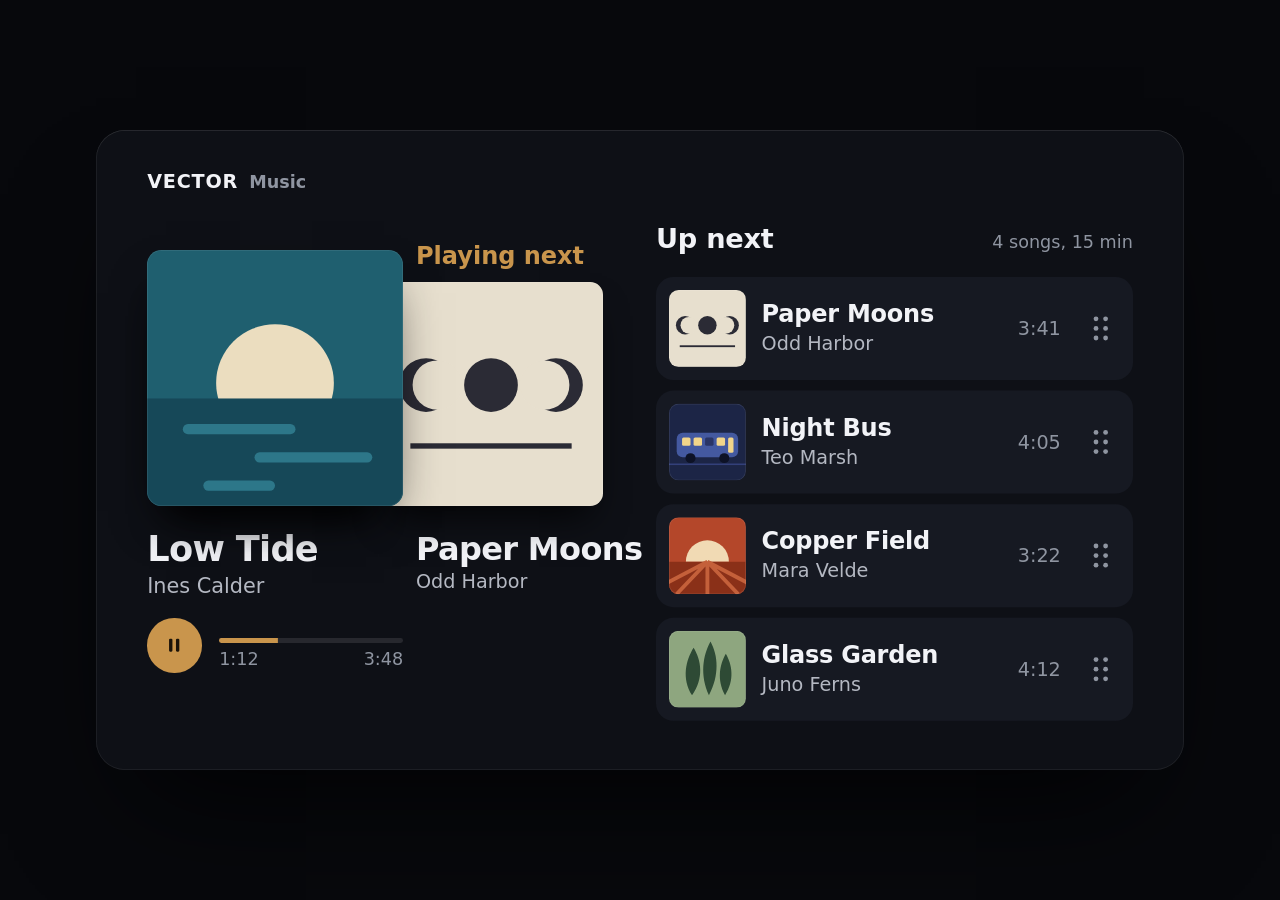
<file: index.html>
<!doctype html>
<html lang="en">
<head>
  <meta charset="utf-8">
  <meta name="viewport" content="width=device-width,initial-scale=1">
  <title>Playlist Queue — veraetogrex_portfolio</title>
  <link rel="stylesheet" href="style.css">
</head>
<body>
  <!-- Playlist Queue · zero dependencies · github.com/veraetogrex-portfolio -->
  <section class="pq" id="queue" aria-label="Music player and queue">
    <p class="pq-brand"><b>VECTOR</b><span>Music</span></p>

    <div class="pq-now">
      <!-- the current album, and next to it the place of the next song: its record stands there -->
      <div class="pq-stack">
        <span class="pq-cover" role="img" aria-label="Album cover"></span>
        <p class="pq-next-l">Playing next</p>
        <span class="pq-place" aria-hidden="true"></span>
        <span class="pq-rec" aria-hidden="true"><span class="pq-rec-hop"><span class="pq-rec-art"></span></span></span>
        <span class="pq-rec" aria-hidden="true"><span class="pq-rec-hop"><span class="pq-rec-art"></span></span></span>
      </div>
      <div class="pq-song"><h1 class="pq-song-t"></h1><p class="pq-song-a"></p></div>
      <div class="pq-transport">
        <button class="pq-play" aria-label="Pause"><svg viewBox="0 0 24 24" aria-hidden="true"><rect x="6.5" y="5" width="3.6" height="14" rx="1.2"/><rect x="13.9" y="5" width="3.6" height="14" rx="1.2"/></svg></button>
        <div class="pq-progress" role="progressbar" aria-label="Song progress" aria-valuemin="0" aria-valuemax="228" aria-valuenow="72" aria-valuetext="1:12 of 3:48"><span class="pq-bar"><i></i></span><span class="pq-times"><span>1:12</span><span>3:48</span></span></div>
      </div>
      <p class="pq-next-t"><span class="pq-cap"></span><span class="pq-cap"></span></p>
    </div>

    <div class="pq-queue">
      <div class="pq-qhead"><h2>Up next</h2><p class="pq-count"></p></div>
      <div class="pq-lane">
        <span class="pq-slot" aria-hidden="true"></span>
        <ol class="pq-list" aria-label="Queue. Drag a song by its handle, or focus the handle and use the arrow keys."></ol>
      </div>
    </div>
    <p class="pq-sr" aria-live="polite"></p>
  </section>

  <script src="script.js"></script>
</body>
</html>
</file>
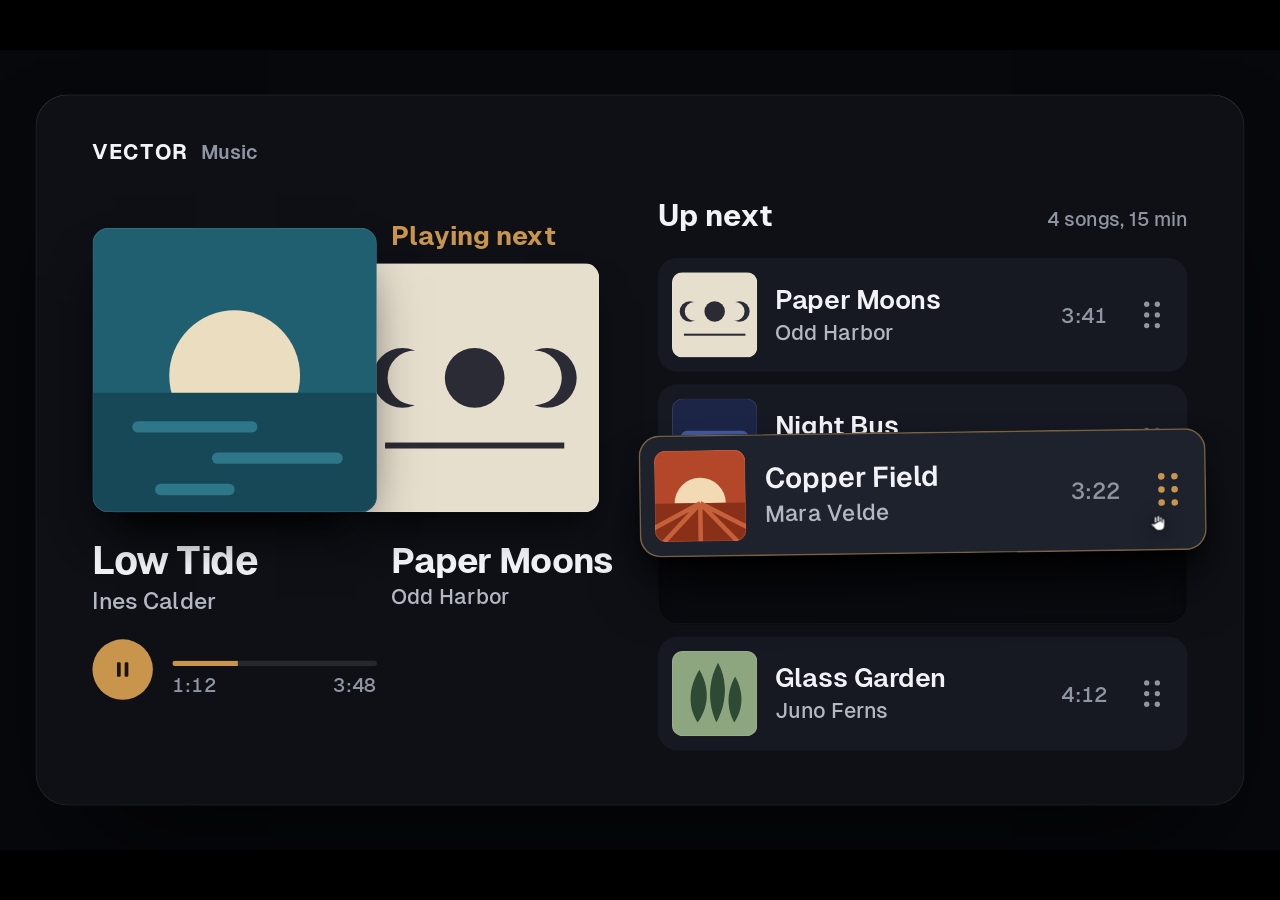
<file: mockup/playlist-queue.autoplay.html>
<!doctype html>
<html lang="en">
<head>
<meta charset="utf-8">
<meta name="viewport" content="width=device-width,initial-scale=1">
<title>T25 Playlist Queue — drag a song to play it next</title>
<link rel="stylesheet" href="_shared/nocturne.css">
<link rel="stylesheet" href="../style.css">
<style>
  /* the component from ../, dressed in Nocturne type; no grid on the app screen (DESIGN.md R-07) */
  #stage{background:var(--page);--font:var(--f-text)}
  #stage .pq{position:absolute;left:40px;top:50px;zoom:1;z-index:1}
  body.autoplay #stage :focus-visible{outline:none}
  body.autoplay #li-cursor{transition:none}   /* visible from frame one, no fade at the loop seam */
</style>
</head>
<body>
<div id="stage" data-title="T25 Playlist Queue" data-url="veraetogrex-portfolio.github.io/playlist-queue">
  <section class="pq" id="queue" aria-label="Music player and queue">
    <p class="pq-brand"><b>VECTOR</b><span>Music</span></p>

    <div class="pq-now">
      <!-- the current album, and next to it the place of the next song: its record stands there -->
      <div class="pq-stack">
        <span class="pq-cover" role="img" aria-label="Album cover"></span>
        <p class="pq-next-l">Playing next</p>
        <span class="pq-place" aria-hidden="true"></span>
        <span class="pq-rec" aria-hidden="true"><span class="pq-rec-hop"><span class="pq-rec-art"></span></span></span>
        <span class="pq-rec" aria-hidden="true"><span class="pq-rec-hop"><span class="pq-rec-art"></span></span></span>
      </div>
      <div class="pq-song"><h1 class="pq-song-t"></h1><p class="pq-song-a"></p></div>
      <div class="pq-transport">
        <button class="pq-play" aria-label="Pause"><svg viewBox="0 0 24 24" aria-hidden="true"><rect x="6.5" y="5" width="3.6" height="14" rx="1.2"/><rect x="13.9" y="5" width="3.6" height="14" rx="1.2"/></svg></button>
        <div class="pq-progress" role="progressbar" aria-label="Song progress" aria-valuemin="0" aria-valuemax="228" aria-valuenow="72" aria-valuetext="1:12 of 3:48"><span class="pq-bar"><i></i></span><span class="pq-times"><span>1:12</span><span>3:48</span></span></div>
      </div>
      <p class="pq-next-t"><span class="pq-cap"></span><span class="pq-cap"></span></p>
    </div>

    <div class="pq-queue">
      <div class="pq-qhead"><h2>Up next</h2><p class="pq-count"></p></div>
      <div class="pq-lane">
        <span class="pq-slot" aria-hidden="true"></span>
        <ol class="pq-list" aria-label="Queue. Drag a song by its handle, or focus the handle and use the arrow keys."></ol>
      </div>
    </div>
    <p class="pq-sr" aria-live="polite"></p>
  </section>
</div>
<script>window.AUTOPLAY = true;</script>
<script src="_shared/stage.js"></script>
<script src="../script.js"></script>
<script>
const q = document.querySelector('#queue').queue;
const grip = pos => { const r = Stage.rect(q.gripAt(pos)); return [r.cx, r.cy]; };
Stage.init({
  reset: () => q.reset(),
  get cursorStart() { return grip(2); },              // already on the third song's handle in frame one
  async demo(s) {
    const t0 = performance.now();
    const [x, y] = grip(2), top = y - 2 * q.step;
    await s.until(t0, 220);
    s.cursor.grab(); await s.down();                  // pick up Copper Field: it lifts
    await s.until(t0, 420);
    await s.move([x, top - 2], 1400, { arc: 0 });     // carry it to the top: Night Bus, then Paper Moons step aside
    await s.until(t0, 1900);
    await s.up(); s.cursor.grab(false);               // let go: it settles, its cover flies into the "Playing next" place
    await s.until(t0, 4300);
    s.cursor.grab(); await s.down();                  // and back: one drag down to where it was
    await s.until(t0, 4420);
    await s.move([x, y], 640, { arc: 0 });
    await s.until(t0, 5120);
    await s.up(); s.cursor.grab(false);               // Paper Moons flies back into the place; the cursor rests where it started
    await s.until(t0, 5950);
  },
});
</script>
</body>
</html>
</file>
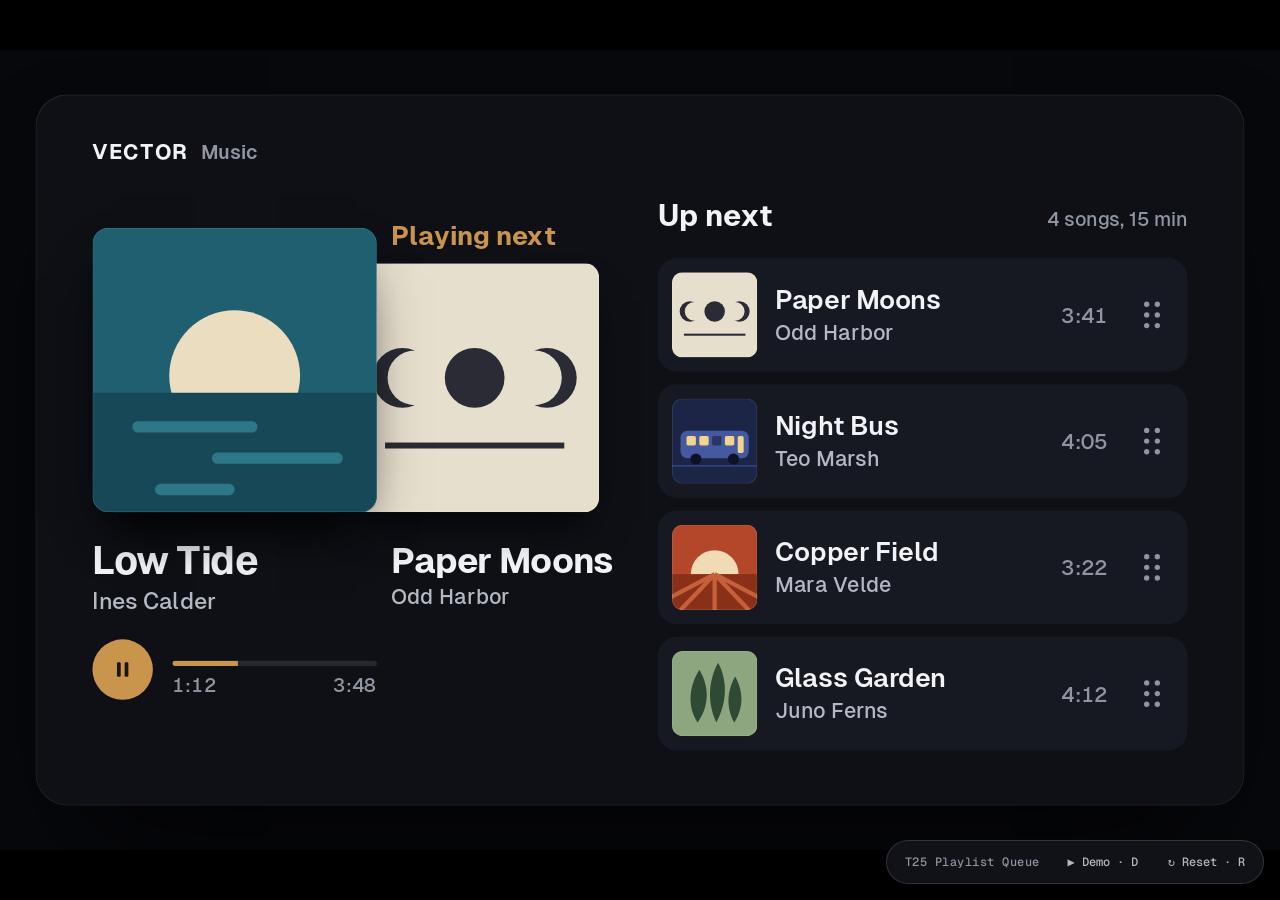
<file: mockup/playlist-queue.html>
<!doctype html>
<html lang="en">
<head>
<meta charset="utf-8">
<meta name="viewport" content="width=device-width,initial-scale=1">
<title>T25 Playlist Queue — drag a song to play it next</title>
<link rel="stylesheet" href="_shared/nocturne.css">
<link rel="stylesheet" href="../style.css">
<style>
  /* the component from ../, dressed in Nocturne type; no grid on the app screen (DESIGN.md R-07) */
  #stage{background:var(--page);--font:var(--f-text)}
  #stage .pq{position:absolute;left:40px;top:50px;zoom:1;z-index:1}
  body.autoplay #stage :focus-visible{outline:none}
  body.autoplay #li-cursor{transition:none}   /* visible from frame one, no fade at the loop seam */
</style>
</head>
<body>
<div id="stage" data-title="T25 Playlist Queue" data-url="veraetogrex-portfolio.github.io/playlist-queue">
  <section class="pq" id="queue" aria-label="Music player and queue">
    <p class="pq-brand"><b>VECTOR</b><span>Music</span></p>

    <div class="pq-now">
      <!-- the current album, and next to it the place of the next song: its record stands there -->
      <div class="pq-stack">
        <span class="pq-cover" role="img" aria-label="Album cover"></span>
        <p class="pq-next-l">Playing next</p>
        <span class="pq-place" aria-hidden="true"></span>
        <span class="pq-rec" aria-hidden="true"><span class="pq-rec-hop"><span class="pq-rec-art"></span></span></span>
        <span class="pq-rec" aria-hidden="true"><span class="pq-rec-hop"><span class="pq-rec-art"></span></span></span>
      </div>
      <div class="pq-song"><h1 class="pq-song-t"></h1><p class="pq-song-a"></p></div>
      <div class="pq-transport">
        <button class="pq-play" aria-label="Pause"><svg viewBox="0 0 24 24" aria-hidden="true"><rect x="6.5" y="5" width="3.6" height="14" rx="1.2"/><rect x="13.9" y="5" width="3.6" height="14" rx="1.2"/></svg></button>
        <div class="pq-progress" role="progressbar" aria-label="Song progress" aria-valuemin="0" aria-valuemax="228" aria-valuenow="72" aria-valuetext="1:12 of 3:48"><span class="pq-bar"><i></i></span><span class="pq-times"><span>1:12</span><span>3:48</span></span></div>
      </div>
      <p class="pq-next-t"><span class="pq-cap"></span><span class="pq-cap"></span></p>
    </div>

    <div class="pq-queue">
      <div class="pq-qhead"><h2>Up next</h2><p class="pq-count"></p></div>
      <div class="pq-lane">
        <span class="pq-slot" aria-hidden="true"></span>
        <ol class="pq-list" aria-label="Queue. Drag a song by its handle, or focus the handle and use the arrow keys."></ol>
      </div>
    </div>
    <p class="pq-sr" aria-live="polite"></p>
  </section>
</div>
<script src="_shared/stage.js"></script>
<script src="../script.js"></script>
<script>
const q = document.querySelector('#queue').queue;
const grip = pos => { const r = Stage.rect(q.gripAt(pos)); return [r.cx, r.cy]; };
Stage.init({
  reset: () => q.reset(),
  get cursorStart() { return grip(2); },              // already on the third song's handle in frame one
  async demo(s) {
    const t0 = performance.now();
    const [x, y] = grip(2), top = y - 2 * q.step;
    await s.until(t0, 220);
    s.cursor.grab(); await s.down();                  // pick up Copper Field: it lifts
    await s.until(t0, 420);
    await s.move([x, top - 2], 1400, { arc: 0 });     // carry it to the top: Night Bus, then Paper Moons step aside
    await s.until(t0, 1900);
    await s.up(); s.cursor.grab(false);               // let go: it settles, its cover flies into the "Playing next" place
    await s.until(t0, 4300);
    s.cursor.grab(); await s.down();                  // and back: one drag down to where it was
    await s.until(t0, 4420);
    await s.move([x, y], 640, { arc: 0 });
    await s.until(t0, 5120);
    await s.up(); s.cursor.grab(false);               // Paper Moons flies back into the place; the cursor rests where it started
    await s.until(t0, 5950);
  },
});
</script>
</body>
</html>
</file>
<file: style.css>
/* Playlist Queue — github.com/veraetogrex-portfolio · zero dependencies
   A player with its queue. Rows move with transform only; the lift, the shadow and the record
   that flies into the "Playing next" place are transform/opacity transitions plus one WAAPI hop. */
:root {
  --page: #07080c; --panel: #0e1016;
  --row: #161922;              /* a song in the queue */
  --row-lift: #1e222d;         /* the same row, picked up */
  --hole: #0a0b10;             /* where the carried row will land */
  --text: #f2f3f7; --text-2: #b4b8c2; --text-3: #8f95a1;
  --line: rgba(255, 255, 255, .08);
  --amber: #c9954c;            /* muted amber: playing, the grabbed handle, "Playing next" */
  --amber-ink: #1b1309;
  --font: system-ui, -apple-system, "Segoe UI", sans-serif;
}
* { box-sizing: border-box; }
body { margin: 0; min-height: 100vh; display: grid; place-items: center; overflow: hidden; background: var(--page); color: var(--text); font: 16px/1.4 var(--font); }
p, h1, h2, ol { margin: 0; padding: 0; }
button { font: inherit; color: inherit; background: none; border: 0; padding: 0; cursor: pointer; }
button:focus-visible { outline: 3px solid var(--amber); outline-offset: 3px; }

.pq { position: relative; width: 1360px; height: 800px; border-radius: 36px; overflow: hidden; user-select: none; -webkit-user-select: none;
  background: var(--panel); box-shadow: 0 0 0 1px var(--line) inset, 0 1px 0 rgba(255, 255, 255, .06) inset, 0 80px 140px -50px rgba(0, 0, 0, .8); }
@media (max-width: 1400px) { .pq { zoom: .8; } }
@media (max-width: 1100px) { .pq { zoom: .6; } }
@media (max-width: 820px)  { .pq { zoom: .4; } }
@media (max-width: 560px)  { .pq { zoom: .27; } }

.pq-brand { position: absolute; left: 64px; top: 50px; display: flex; align-items: baseline; gap: 14px; }
.pq-brand b { font: 800 24px var(--font); letter-spacing: .04em; }
.pq-brand span { font: 600 22px var(--font); color: var(--text-3); }

/* ── now playing: the album, and beside it the place of the next song with its record ── */
.pq-now { position: absolute; left: 64px; top: 150px; width: 600px; height: 590px; }
.pq-stack { position: relative; width: 600px; height: 320px; }
.pq-cover, .pq-rec, .pq-place { position: absolute; display: block; }
.pq-cover { left: 0; top: 0; width: 320px; height: 320px; overflow: hidden; z-index: 7; border-radius: 18px; box-shadow: 0 30px 60px -24px rgba(0, 0, 0, .9); }
.pq-cover::after, .pq-rec-art::after, .pq-art::after { content: ""; position: absolute; inset: 0; border-radius: inherit; box-shadow: inset 0 0 0 1px rgba(255, 255, 255, .1); }
.pq-cover svg, .pq-rec-art svg, .pq-art svg { display: block; width: 100%; height: 100%; }
.pq-next-l { position: absolute; left: 336px; top: -10px; font: 700 30px var(--font); color: var(--amber); white-space: nowrap; }
/* the place: 280×280, its left 30px tucked under the album; a hole while no record stands in it */
.pq-place { left: 290px; top: 40px; width: 280px; height: 280px; border-radius: 16px; background: var(--hole);
  box-shadow: inset 0 0 0 1px rgba(255, 255, 255, .06), inset 0 8px 18px rgba(0, 0, 0, .55); }
/* a record: outer box moves along x, the hop lifts it on an arc, the art moves along y and grows.
   z: album 7 > the arriving record 6 > queue rows 1–5 > the leaving record 1 */
.pq-rec { left: 290px; top: 40px; width: 280px; height: 280px; z-index: 1;
  transform: translateX(-280px); transition: transform .4s cubic-bezier(.5, 0, .75, 0); }
.pq-rec.is-on { transform: none; transition: transform .76s cubic-bezier(.45, 0, .2, 1); }
.pq-rec.is-top { z-index: 6; }
.pq-rec-hop { display: block; width: 100%; height: 100%; }
.pq-rec-art { position: relative; display: block; width: 100%; height: 100%; overflow: hidden; border-radius: 16px; transform-origin: 0 0;
  box-shadow: 0 26px 44px -16px rgba(0, 0, 0, .85); transition: transform .76s cubic-bezier(.3, 0, .2, 1); }
.pq-rec.is-lifting, .pq-rec.is-lifting .pq-rec-art { transition: none; }

.pq-song { margin-top: 30px; width: 320px; }
.pq-song-t { font: 700 44px/1.1 var(--font); letter-spacing: -.02em; white-space: nowrap; }
.pq-song-a { margin-top: 6px; font: 500 26px var(--font); color: var(--text-2); white-space: nowrap; }
.pq-transport { margin-top: 26px; width: 320px; display: flex; align-items: center; gap: 22px; }
.pq-play { flex: none; width: 68px; height: 68px; border-radius: 50%; display: grid; place-items: center; background: var(--amber); color: var(--amber-ink); transition: transform .15s ease-out; }
.pq-play:active { transform: scale(.96); }
.pq-play svg { width: 28px; height: 28px; fill: currentColor; }
.pq-progress { flex: 1; padding-top: 20px; }
.pq-bar { display: block; height: 6px; border-radius: 3px; background: rgba(255, 255, 255, .1); overflow: hidden; }
.pq-bar i { display: block; width: 100%; height: 100%; background: var(--amber); transform-origin: 0 50%; transform: scaleX(.32); }
.pq-times { margin-top: 8px; display: flex; justify-content: space-between; font: 500 22px var(--font); color: var(--text-3); font-variant-numeric: tabular-nums; }

/* the next song's name and artist under its record: one block that fades out and the new one rises in as the record lands */
.pq-next-t { position: absolute; left: 336px; top: 350px; width: 300px; height: 86px; }
.pq-cap { position: absolute; left: 0; top: 0; white-space: nowrap; font: 700 40px/48px var(--font); letter-spacing: -.02em;
  transition: transform .42s cubic-bezier(.16, 1, .3, 1), opacity .3s; }
.pq-cap small { display: block; font: 500 24px/34px var(--font); letter-spacing: 0; color: var(--text-2); }
.pq-cap.is-above { transform: translateY(-14px); opacity: 0; transition-duration: .18s, .14s; }   /* title and artist leave together */
.pq-cap.is-below { transform: translateY(14px); opacity: 0; transition: none; }

/* ── the queue ── */
.pq-queue { position: absolute; left: 700px; top: 116px; width: 596px; }
.pq-qhead { display: flex; align-items: baseline; justify-content: space-between; height: 52px; }
.pq-qhead h2 { font: 700 34px var(--font); letter-spacing: -.01em; }
.pq-count { font: 500 22px var(--font); color: var(--text-3); }
.pq-lane { position: relative; margin-top: 16px; height: 554px; }   /* 4 rows × 128 + 3 gaps × 14 */
.pq-list { list-style: none; position: absolute; inset: 0; }

/* the slot under a carried row: a hole in the list where it will land */
.pq-slot { position: absolute; left: 0; top: 0; width: 596px; height: 128px; border-radius: 22px; background: var(--hole);
  box-shadow: inset 0 0 0 1px rgba(255, 255, 255, .05), inset 0 6px 14px rgba(0, 0, 0, .5); opacity: 0;
  transition: transform .26s cubic-bezier(.2, .8, .2, 1), opacity .15s; }
.pq-slot.is-on { opacity: 1; }

/* a row is placed with translateY; its card does the lifting */
.pq-row { position: absolute; left: 0; top: 0; width: 596px; height: 128px; z-index: 1; transition: transform .26s cubic-bezier(.2, .8, .2, 1); }
.pq-row.is-carried { z-index: 5; transition: none; }
.pq-row.is-landing { z-index: 4; transition: transform .34s cubic-bezier(.16, 1, .3, 1); }
.pq-card { position: relative; height: 100%; display: flex; align-items: center; gap: 20px; padding: 0 10px 0 16px; border-radius: 22px; background: var(--row);
  transition: transform .34s cubic-bezier(.3, 1.35, .5, 1); }
.pq-card::before, .pq-card::after { content: ""; position: absolute; inset: 0; border-radius: inherit; pointer-events: none; opacity: 0; transition: opacity .2s; }
.pq-card::before { background: var(--row-lift); box-shadow: inset 0 0 0 1.5px rgba(201, 149, 76, .55); }   /* held: amber edge */
.pq-card::after { z-index: -1; box-shadow: 0 40px 60px -14px rgba(0, 0, 0, .9), 0 14px 22px -8px rgba(0, 0, 0, .7); }
.pq-card > * { position: relative; }
.is-carried .pq-card { transform: translateY(-26px) scale(1.07) rotate(-.8deg); transition: transform .18s cubic-bezier(.2, .8, .2, 1); }
.is-carried .pq-card::before, .is-carried .pq-card::after { opacity: 1; }

.pq-art { position: relative; flex: none; width: 96px; height: 96px; border-radius: 12px; overflow: hidden; }
.pq-meta { flex: 1; min-width: 0; }
.pq-title { display: block; font: 600 30px/1.15 var(--font); letter-spacing: -.01em; white-space: nowrap; }
.pq-artist { display: block; margin-top: 4px; font: 500 24px var(--font); color: var(--text-2); white-space: nowrap; }
.pq-time { font: 500 24px var(--font); color: var(--text-3); font-variant-numeric: tabular-nums; }
.pq-grip { flex: none; width: 60px; height: 88px; border-radius: 14px; display: grid; place-items: center; color: var(--text-3); cursor: grab; touch-action: none; transition: color .15s, transform .18s; }
.pq-grip svg { width: 22px; height: 36px; fill: currentColor; }
.pq-grip:hover, .is-carried .pq-grip { color: var(--amber); }
.is-carried .pq-grip { cursor: grabbing; transform: scale(1.15); }
.pq-row { cursor: grab; touch-action: none; }

.pq-sr { position: absolute; width: 1px; height: 1px; overflow: hidden; clip-path: inset(50%); }

.pq.is-reset, .pq.is-reset * { transition: none !important; }
@media (prefers-reduced-motion: reduce) {
  .pq-row, .pq-row.is-landing, .pq-slot, .pq-cap, .pq-rec, .pq-rec.is-on, .pq-rec-art { transition-duration: 1ms !important; }
  .is-carried .pq-card { transform: none; }   /* no lift: the lighter row and its shadow show it is held */
}
</file>
<file: mockup/_shared/nocturne.css>
/* Nocturne — shared base styles for the mockups */
@font-face{font-family:"Chakra Petch";font-weight:500;font-display:swap;src:url(fonts/chakra-petch-latin-500-normal.woff2) format("woff2")}
@font-face{font-family:"Chakra Petch";font-weight:600;font-display:swap;src:url(fonts/chakra-petch-latin-600-normal.woff2) format("woff2")}
@font-face{font-family:"Chakra Petch";font-weight:700;font-display:swap;src:url(fonts/chakra-petch-latin-700-normal.woff2) format("woff2")}
@font-face{font-family:"Geist";font-weight:400;font-display:swap;src:url(fonts/geist-sans-latin-400-normal.woff2) format("woff2")}
@font-face{font-family:"Geist";font-weight:500;font-display:swap;src:url(fonts/geist-sans-latin-500-normal.woff2) format("woff2")}
@font-face{font-family:"Geist";font-weight:600;font-display:swap;src:url(fonts/geist-sans-latin-600-normal.woff2) format("woff2")}
@font-face{font-family:"Geist";font-weight:700;font-display:swap;src:url(fonts/geist-sans-latin-700-normal.woff2) format("woff2")}
@font-face{font-family:"Geist Mono";font-weight:400;font-display:swap;src:url(fonts/geist-mono-latin-400-normal.woff2) format("woff2")}
@font-face{font-family:"Geist Mono";font-weight:500;font-display:swap;src:url(fonts/geist-mono-latin-500-normal.woff2) format("woff2")}

:root{
  --void:#07080C; --panel:#0E1016; --panel-2:#111218; --raise:#1A1B24; --raise-2:#22252F;
  --glass:rgba(255,255,255,.05); --glass-strong:rgba(255,255,255,.12);
  --line:rgba(255,255,255,.08); --line-2:rgba(255,255,255,.14);
  --text:#F2F3F7; --text-2:#A4A7B6; --text-3:#7F8293;
  --pulse:#7C6CFF; --pulse-btn:#6A5AF9; --pulse-soft:#A69BFF; --pulse-pale:#C9C2FF;
  --ion:#3FE0D0; --flare:#FF7A45; --pink:#FF6FB5; --amber:#FFB547;
  --daylight:#F4F5F8;
  --r-field:10px; --r-card:14px; --r-panel:20px;
  --f-display:"Chakra Petch","Geist",system-ui,sans-serif;
  --f-text:"Geist","Inter",system-ui,-apple-system,sans-serif;
  --f-mono:"Geist Mono",ui-monospace,"SF Mono",Menlo,monospace;
  --ease-out:cubic-bezier(.2,.8,.2,1);
  --ease-io:cubic-bezier(.65,0,.35,1);
  --ease-back:cubic-bezier(.34,1.56,.64,1);
}
*,*::before,*::after{box-sizing:border-box}
html,body{margin:0;height:100%;background:#000;color:var(--text);font-family:var(--f-text);-webkit-font-smoothing:antialiased;overflow:hidden}
button,input,textarea{font:inherit;color:inherit}
button{cursor:pointer;background:none;border:0;padding:0}

/* viewport and scaling */
.li-viewport{position:fixed;inset:0;overflow:hidden;background:#000}
.li-shell{position:absolute;left:50%;top:50%;transform-origin:50% 50%}
#stage{position:relative;width:1440px;height:900px;overflow:hidden;background:var(--void);isolation:isolate}
#stage.grid::before{content:"";position:absolute;inset:0;pointer-events:none;z-index:0;
  background-image:linear-gradient(var(--line) 1px,transparent 1px),linear-gradient(90deg,var(--line) 1px,transparent 1px);
  background-size:48px 48px;background-position:-1px -1px;opacity:.45;
  -webkit-mask-image:radial-gradient(ellipse 75% 70% at 50% 50%,#000 30%,transparent 100%);
          mask-image:radial-gradient(ellipse 75% 70% at 50% 50%,#000 30%,transparent 100%)}

/* browser frame (?frame) */
.li-browser{width:1440px;border-radius:18px;overflow:hidden;background:#15161D;box-shadow:0 0 0 1px rgba(255,255,255,.08),0 40px 120px rgba(0,0,0,.6)}
.li-browser-bar{height:46px;display:flex;align-items:center;gap:16px;padding:0 18px;background:#121319;border-bottom:1px solid var(--line)}
.li-dots{display:flex;gap:8px}.li-dots i{width:12px;height:12px;border-radius:50%;background:#2A2C36;display:block}
.li-dots i:nth-child(1){background:#FF5F57}.li-dots i:nth-child(2){background:#FEBC2E}.li-dots i:nth-child(3){background:#28C840}
.li-url{flex:0 1 520px;margin:0 auto;height:28px;border-radius:8px;background:#1C1D25;display:flex;align-items:center;justify-content:center;gap:8px;font:500 13px var(--f-mono);color:var(--text-2);letter-spacing:.02em}
.li-url::before{content:"";width:9px;height:11px;border:1.5px solid var(--text-3);border-radius:2px 2px 3px 3px;border-top-width:4px;opacity:.7}

/* demo cursor */
#li-cursor{position:absolute;left:0;top:0;width:28px;height:28px;z-index:9999;pointer-events:none;opacity:0;transition:opacity .2s;will-change:transform;filter:drop-shadow(0 4px 10px rgba(0,0,0,.55))}
#li-cursor.on{opacity:1}
#li-cursor svg{display:block;transform-origin:4px 3px;transition:transform .12s var(--ease-out)}
#li-cursor.down svg{transform:scale(.82)}
#li-cursor.grab .arrow{display:none}#li-cursor:not(.grab) .hand{display:none}
.li-ripple{position:absolute;width:44px;height:44px;margin:-22px 0 0 -22px;border-radius:50%;border:2px solid rgba(255,255,255,.85);pointer-events:none;z-index:9998;animation:li-ripple .5s var(--ease-out) forwards}
@keyframes li-ripple{from{transform:scale(.3);opacity:.9}to{transform:scale(1.35);opacity:0}}
#stage.demo-running, #stage.demo-running *{cursor:none!important}

/* control pill outside the stage (interactive mode only) */
.li-controls{position:fixed;right:16px;bottom:16px;z-index:10;display:flex;gap:6px;padding:6px;border-radius:999px;background:rgba(20,21,28,.86);border:1px solid var(--line-2);backdrop-filter:blur(10px);font:500 12px var(--f-mono);letter-spacing:.04em}
.li-controls button{padding:7px 12px;border-radius:999px;color:var(--text-2)}
.li-controls button:hover{background:var(--raise-2);color:var(--text)}
.li-controls .li-title{padding:7px 10px 7px 12px;color:var(--text-3)}
body.autoplay .li-controls,body.clean .li-controls{display:none}

/* shared primitives */
.mono{font-family:var(--f-mono);letter-spacing:.08em;text-transform:uppercase}
.display{font-family:var(--f-display);text-transform:uppercase;letter-spacing:.02em}
.btn{display:inline-flex;align-items:center;justify-content:center;gap:10px;height:52px;padding:0 26px;border-radius:var(--r-field);background:var(--pulse-btn);color:#fff;font:600 17px var(--f-text);box-shadow:0 0 0 1px rgba(255,255,255,.1) inset,0 10px 30px -10px rgba(124,108,255,.8)}
.btn.ghost{background:var(--glass);box-shadow:0 0 0 1px var(--line-2) inset;color:var(--text)}
.field{height:56px;border-radius:var(--r-field);background:rgba(255,255,255,.035);border:1px solid var(--line-2);padding:0 18px;display:flex;align-items:center;font-size:18px;color:var(--text);outline:none;transition:border-color .2s,box-shadow .2s}
.field:focus,.field.focus{border-color:var(--pulse);box-shadow:0 0 0 4px rgba(124,108,255,.18)}
.card{background:var(--panel);border:1px solid var(--line);border-radius:var(--r-panel)}
.hud-corners{position:absolute;inset:-10px;pointer-events:none;
  background:
   linear-gradient(var(--c,var(--line-2)) 0 0) left top/18px 1px no-repeat,linear-gradient(var(--c,var(--line-2)) 0 0) left top/1px 18px no-repeat,
   linear-gradient(var(--c,var(--line-2)) 0 0) right top/18px 1px no-repeat,linear-gradient(var(--c,var(--line-2)) 0 0) right top/1px 18px no-repeat,
   linear-gradient(var(--c,var(--line-2)) 0 0) left bottom/18px 1px no-repeat,linear-gradient(var(--c,var(--line-2)) 0 0) left bottom/1px 18px no-repeat,
   linear-gradient(var(--c,var(--line-2)) 0 0) right bottom/18px 1px no-repeat,linear-gradient(var(--c,var(--line-2)) 0 0) right bottom/1px 18px no-repeat}
.status-line{position:absolute;left:48px;right:48px;bottom:28px;display:flex;justify-content:space-between;font:500 12px var(--f-mono);letter-spacing:.14em;text-transform:uppercase;color:var(--text-3);z-index:2}

@media (prefers-reduced-motion: reduce){
  *,*::before,*::after{animation-duration:150ms!important;transition-duration:150ms!important}
}
</file>
